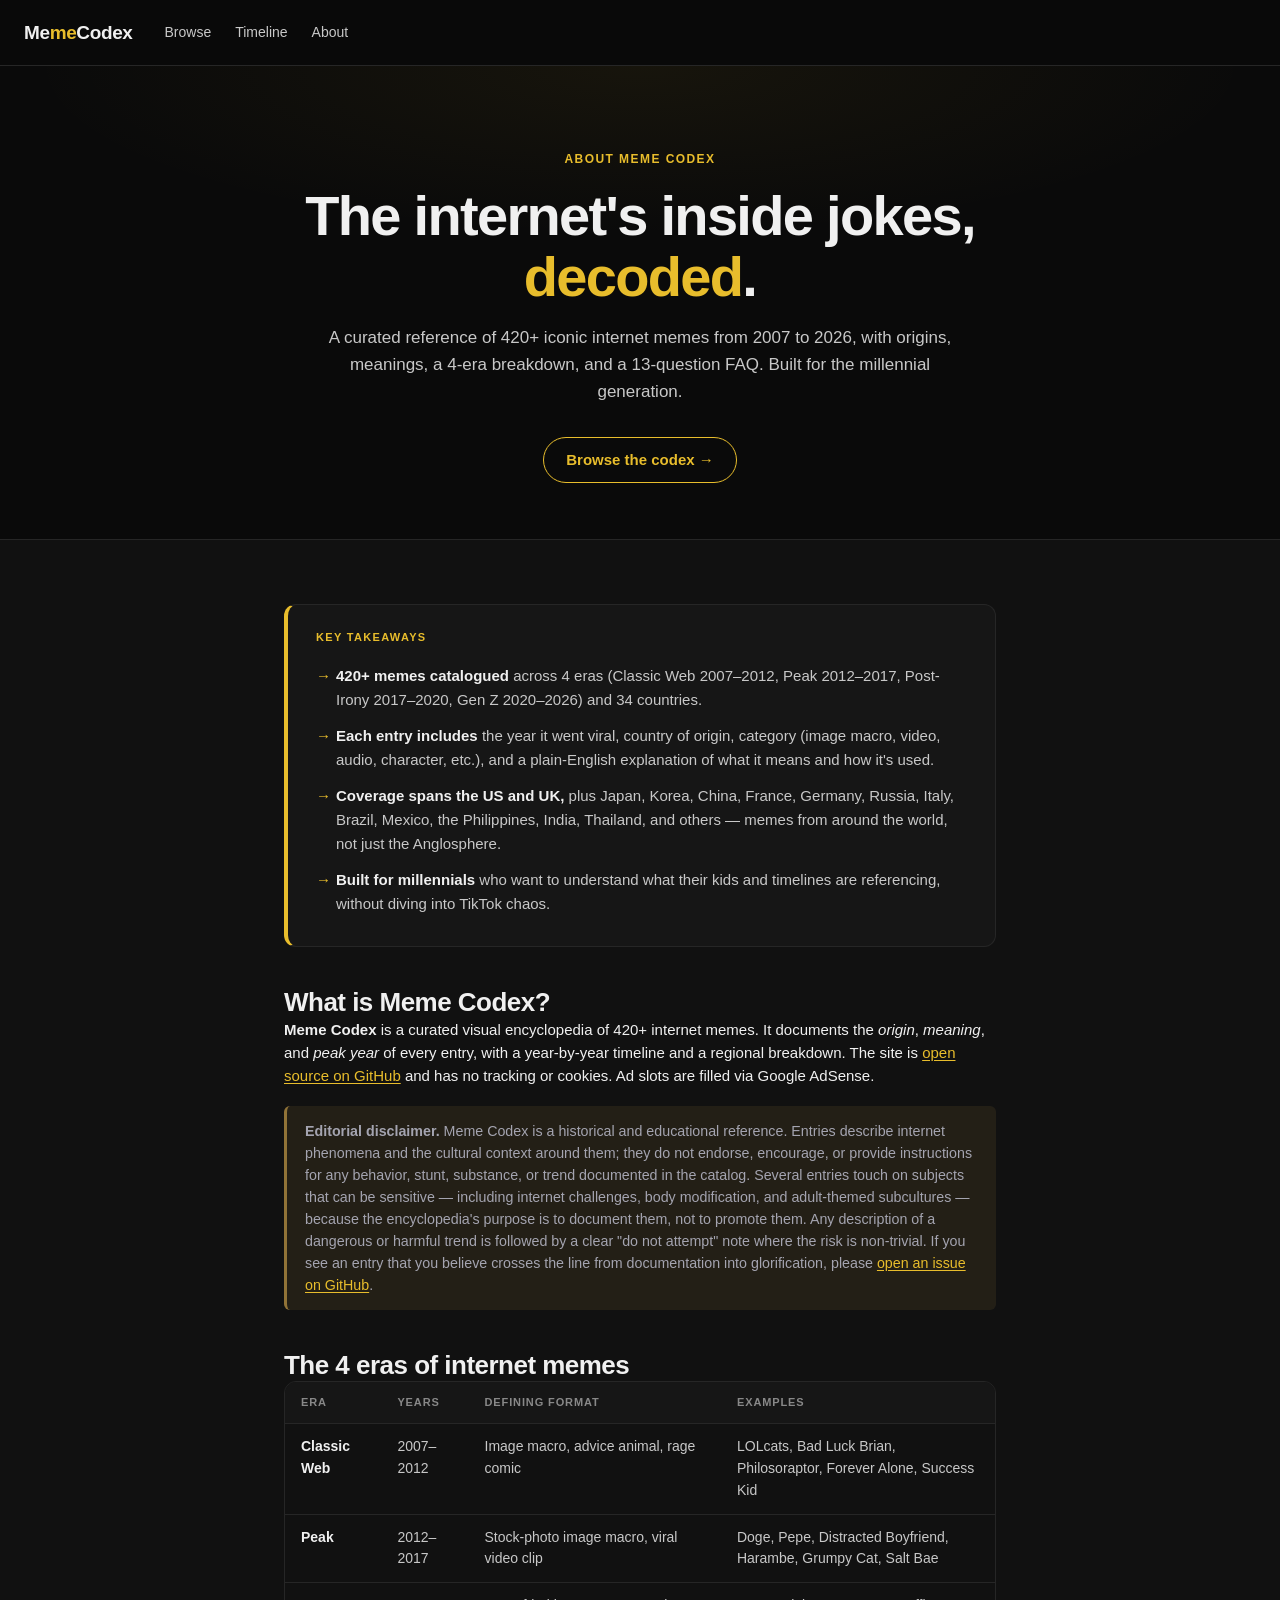
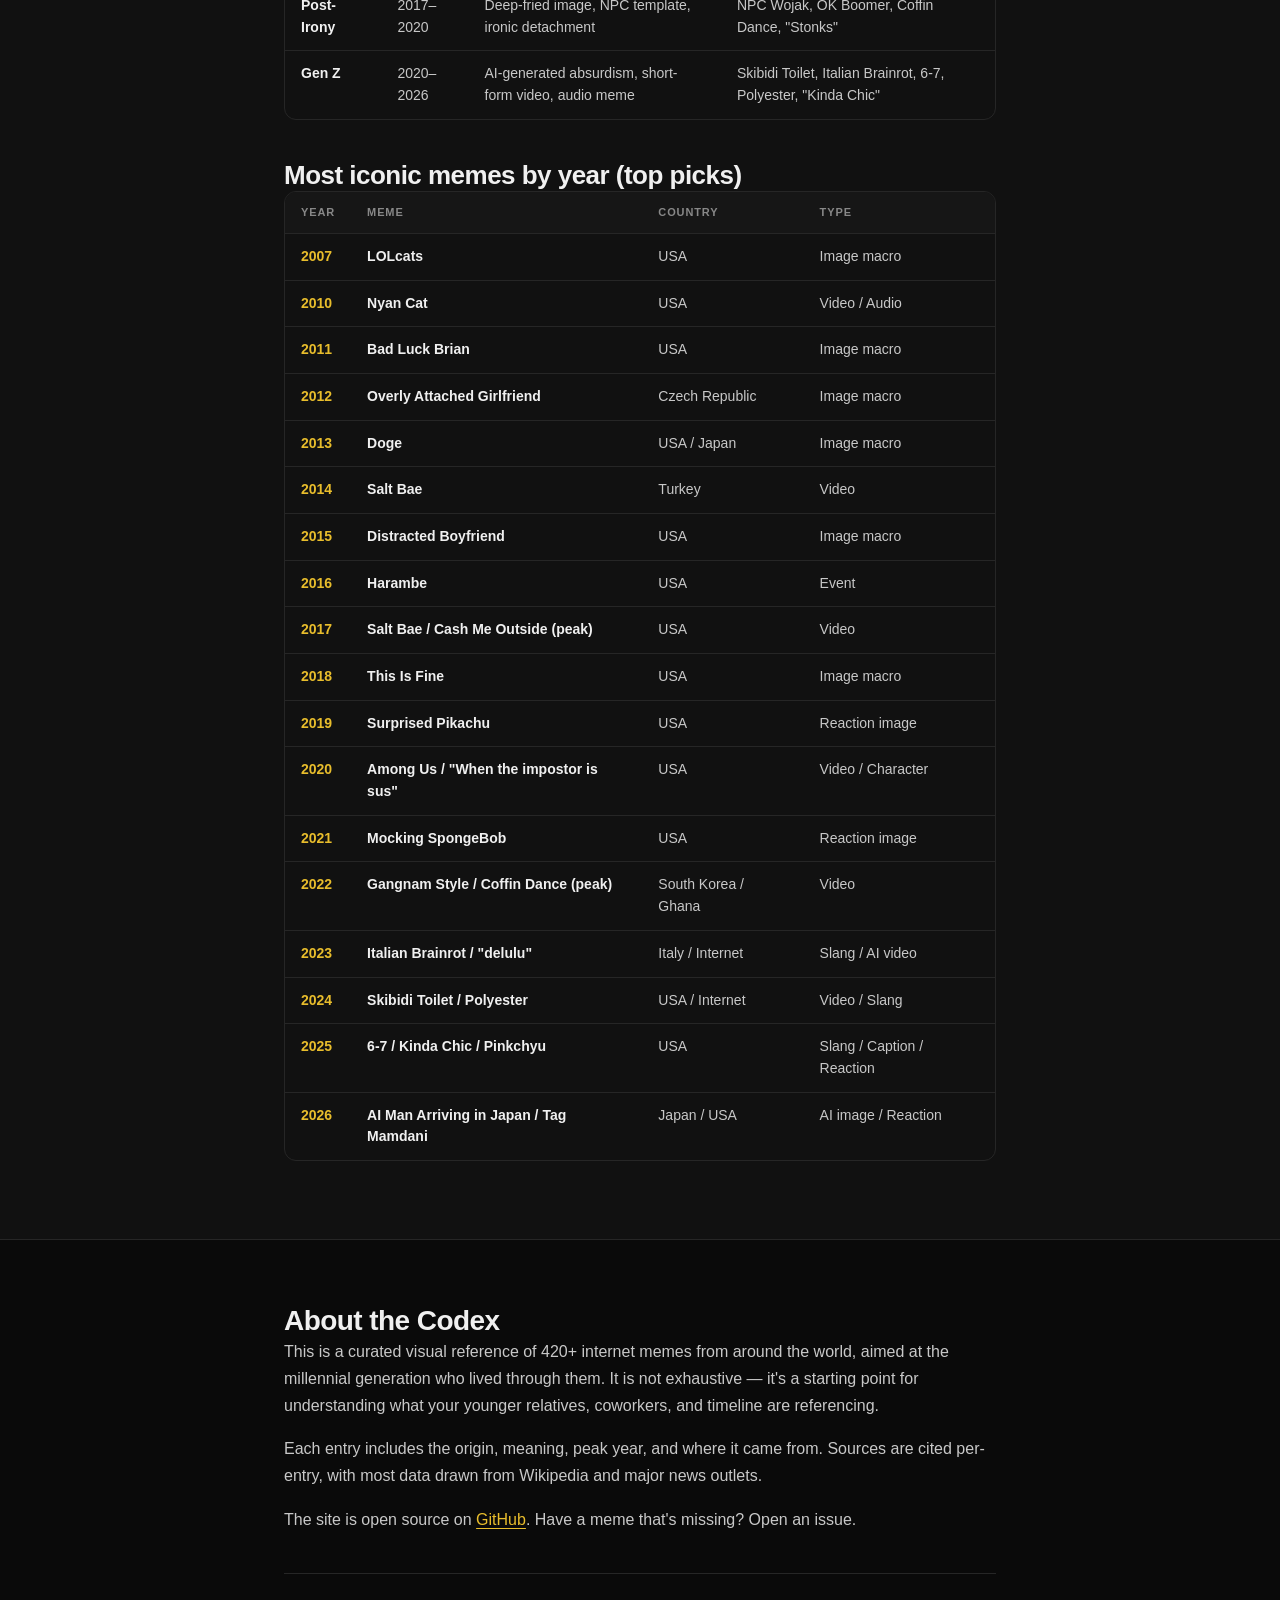
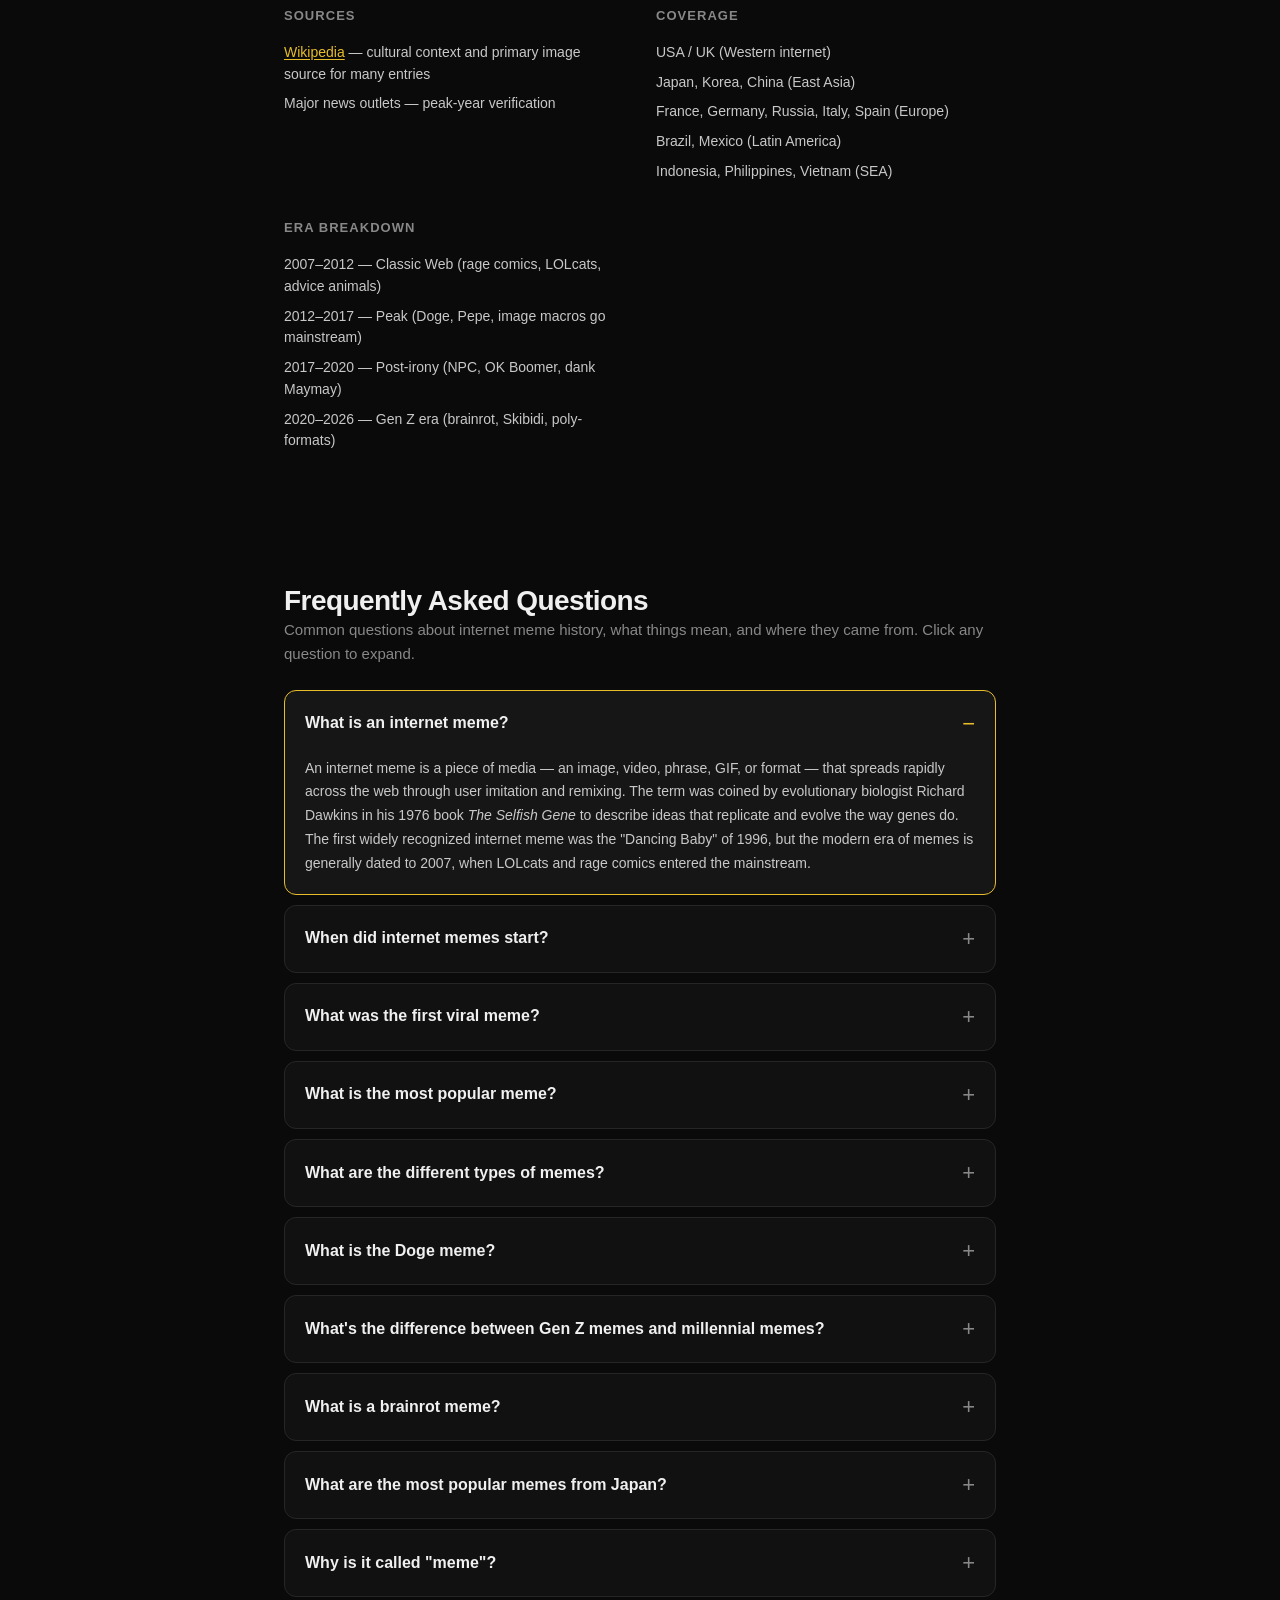
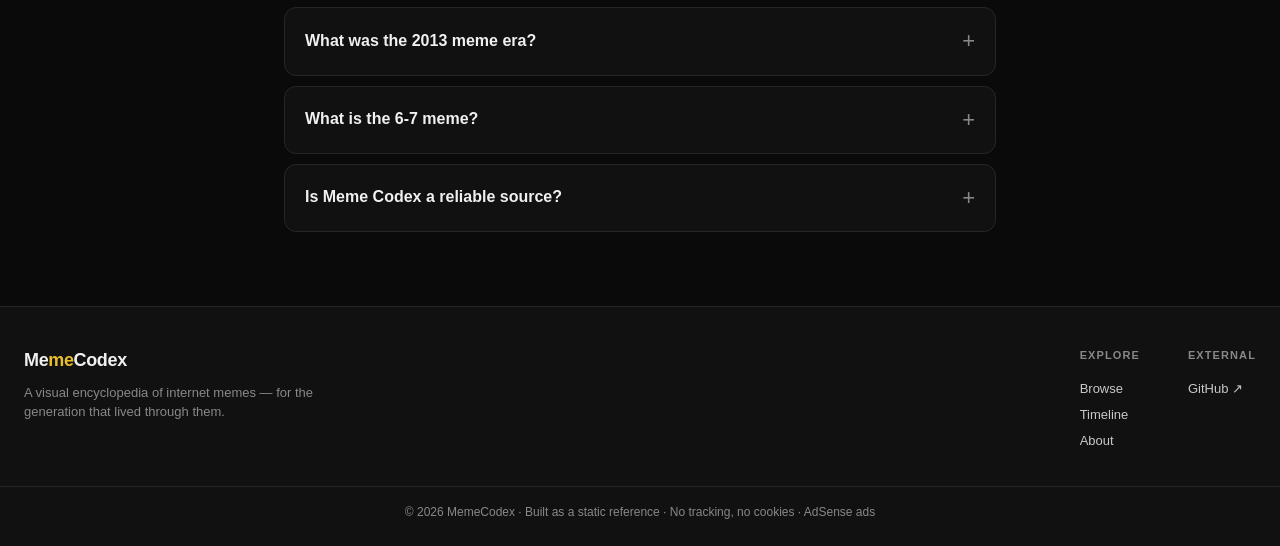
<file: about.html>
﻿<!DOCTYPE html>
<html lang="en">
<head>
  <meta charset="UTF-8">
  <meta name="viewport" content="width=device-width, initial-scale=1.0">
  <title>About Meme Codex — Internet Meme Encyclopedia, Sources, Coverage &amp; FAQ</title>
  <meta name="description" content="About Meme Codex: a curated reference of 420+ iconic internet memes from 2007 to 2026, with origins, meanings, a 4-era breakdown, year-by-year timeline, and a 13-question FAQ. Sources, coverage, and editorial process.">
  <meta name="keywords" content="meme encyclopedia, meme codex about, internet meme history, meme sources, meme coverage, list of memes, viral memes timeline">
  <meta name="author" content="Meme Codex">
  <meta name="robots" content="index, follow, max-image-preview:large">
  <meta name="google-adsense-account" content="ca-pub-7628709998264706">
  <link rel="canonical" href="https://getquickfire.com/about.html">
  <meta name="theme-color" content="#0a0a0a">

  <!-- Open Graph -->
  <meta property="og:type" content="article">
  <meta property="og:site_name" content="Meme Codex">
  <meta property="og:title" content="About Meme Codex — Internet Meme Encyclopedia">
  <meta property="og:description" content="420+ iconic internet memes from around the world, with origins, meanings, and a timeline from 2007 to 2026.">
  <meta property="og:url" content="https://getquickfire.com/about.html">
  <meta property="og:image" content="https://getquickfire.com/og-image.svg">

  <!-- Twitter Card -->
  <meta name="twitter:card" content="summary_large_image">
  <meta name="twitter:title" content="About Meme Codex — Internet Meme Encyclopedia">
  <meta name="twitter:description" content="420+ iconic internet memes, with origins, meanings, and a 4-era timeline. Sources, coverage, FAQ.">
  <meta name="twitter:image" content="https://getquickfire.com/og-image.svg">

  <!-- JSON-LD Schema: FAQPage -->
  <script type="application/ld+json">
  {
    "@context": "https://schema.org",
    "@type": "FAQPage",
    "mainEntity": [
      {
        "@type": "Question",
        "name": "What is an internet meme?",
        "acceptedAnswer": {
          "@type": "Answer",
          "text": "An internet meme is a piece of media — an image, video, phrase, GIF, or format — that spreads rapidly across the web through user imitation and remixing. The term was coined by evolutionary biologist Richard Dawkins in his 1976 book The Selfish Gene to describe ideas that replicate and evolve the way genes do. The first widely recognized internet meme was the 'Dancing Baby' of 1996, but the modern era of memes is generally dated to 2007, when LOLcats and rage comics entered the mainstream."
        }
      },
      {
        "@type": "Question",
        "name": "When did internet memes start?",
        "acceptedAnswer": {
          "@type": "Answer",
          "text": "Internet memes in their modern form date to 2007, when sites like 4chan, Something Awful, and early Reddit popularized image macros like LOLcats, advice animals, and rage comics. Earlier proto-memes include the 'Dancing Baby' (1996) and the Hampster Dance (1998). The cultural phenomenon grew steadily through the 2010s and exploded with the rise of TikTok in 2020."
        }
      },
      {
        "@type": "Question",
        "name": "What was the first viral meme?",
        "acceptedAnswer": {
          "@type": "Answer",
          "text": "The first widely recognized internet meme was the 'Dancing Baby' (also called 'Baby Cha-Cha'), a 3D-rendered animation of a diaper-clad infant that circulated via email in 1996. The first text-based image macro format to go mainstream was LOLcats in 2007, popularized by the blog I Can Has Cheezburger."
        }
      },
      {
        "@type": "Question",
        "name": "What is the most popular meme?",
        "acceptedAnswer": {
          "@type": "Answer",
          "text": "By most measures, the most popular meme of all time is the Doge meme — a Shiba Inu photo overlaid with Comic Sans words like 'wow', 'much', and 'very.' It originated on Tumblr in 2010, became mainstream in 2013, and by 2020 had generated billions of impressions. Other top contenders include Pepe the Frog, Distracted Boyfriend, and Rickroll."
        }
      },
      {
        "@type": "Question",
        "name": "What are the different types of memes?",
        "acceptedAnswer": {
          "@type": "Answer",
          "text": "Memes fall into roughly nine types: image macros (Doge, Distracted Boyfriend), reaction GIFs (used in chat to react), video formats (Harlem Shake, Coffin Dance), audio memes (Rickroll, sound bites), characters (Pepe, Grumpy Cat, Wojak), templates (Expanding Brain, Drake format), events (Harambe, left shark), copypasta (text-only), and slang (delulu, rizz, 6-7)."
        }
      },
      {
        "@type": "Question",
        "name": "What is the Doge meme?",
        "acceptedAnswer": {
          "@type": "Answer",
          "text": "Doge is a meme based on a 2010 photograph of a Shiba Inu dog named Kabosu, captioned with Comic Sans words in broken English like 'wow', 'much amaze', and 'very concern.' The format went viral on Tumblr and Reddit in 2013. In 2013, the Dogecoin cryptocurrency was launched as a parody using the same dog, which itself became a phenomenon."
        }
      },
      {
        "@type": "Question",
        "name": "What's the difference between Gen Z memes and millennial memes?",
        "acceptedAnswer": {
          "@type": "Answer",
          "text": "Millennial memes (2007-2017) typically relied on image macros with text overlays and clear punchlines, like Bad Luck Brian or First World Problems. Gen Z memes (2020-present) lean toward absurdist, self-referential, AI-generated, and audio-driven formats — Italian Brainrot, Skibidi Toilet, poly-formats, and slang like '6-7' and 'delulu'. Gen Z memes often work as in-group signals whose meaning is opaque to outsiders."
        }
      },
      {
        "@type": "Question",
        "name": "What is a brainrot meme?",
        "acceptedAnswer": {
          "@type": "Answer",
          "text": "Brainrot is a term from the 2020s describing memes that are deliberately nonsensical, surreal, or absurd — like watching content that 'rots your brain.' The genre includes Italian Brainrot (Tralalero Tralala, Bombardino Crocodilo, Ballerina Cappuccina), Skibidi Toilet, and AI-generated characters like Lupa Zalupa. Brainrot is the dominant Gen Z meme aesthetic of 2024-2026."
        }
      },
      {
        "@type": "Question",
        "name": "What are the most popular memes from Japan?",
        "acceptedAnswer": {
          "@type": "Answer",
          "text": "Major Japanese internet memes include the Yakuza Group Photo (a posed 'we just got out of a meeting' stock image used in 4chan edits), Vocaloid clips like Ievan Polkka and Bad Apple, the 'nani sore' / Japanese 'Why?' reaction, the kawaii metal aesthetic (Babymetal), the Nettaigyo / goldfish song, and the Iya sigh. Japan is also where 2ch (2channel) culture originated, which gave the world much of the early meme vocabulary."
        }
      },
      {
        "@type": "Question",
        "name": "Why is it called 'meme'?",
        "acceptedAnswer": {
          "@type": "Answer",
          "text": "The word 'meme' was coined by evolutionary biologist Richard Dawkins in his 1976 book The Selfish Gene. He coined it as a shortening of the Greek word 'mimeme' (meaning 'imitated thing') to describe cultural ideas that replicate and evolve the way genes do. The word was later applied to internet phenomena in the 1990s by Mike Godwin, and entered mainstream usage after 2007."
        }
      },
      {
        "@type": "Question",
        "name": "What was the 2013 meme era?",
        "acceptedAnswer": {
          "@type": "Answer",
          "text": "2013 was a peak year for internet memes, marking the explosion of the Doge meme, the first viral use of Harlem Shake, the rise of Grumpy Cat, and the introduction of Vine. The 'Peak' era (2012-2017) is generally considered the high-water mark of image-macro culture, before TikTok-era video and short-form audio memes took over."
        }
      },
      {
        "@type": "Question",
        "name": "What is the 6-7 meme?",
        "acceptedAnswer": {
          "@type": "Answer",
          "text": "6-7 (also written 'six seven') is a 2025 Gen Z meme that originated from the song 'Doot Doot (6 7)' by rapper Skrilla and was popularized by LaMelo Ball edits. The phrase has no literal meaning — it functions as a shibboleth or in-group signal, and was named by Cambridge Dictionary as one of 6,000 new words added in 2025."
        }
      }
    ]
  }
  </script>

  <link rel="icon" type="image/svg+xml" href="data:image/svg+xml;utf8,<svg xmlns='http://www.w3.org/2000/svg' viewBox='0 0 100 100'><rect width='100' height='100' fill='%230a0a0a'/><text x='50' y='65' font-size='60' text-anchor='middle' fill='%23E8BD2C' font-family='system-ui' font-weight='700'>M</text></svg>">
  <link rel="preconnect" href="https://i.kym-cdn.com" crossorigin>
  <link rel="preconnect" href="https://upload.wikimedia.org" crossorigin>
  <link rel="stylesheet" href="style.css">
</head>
<body>

<!-- ============ HEADER ============ -->
<header class="site-header">
  <div class="header-inner">
    <a href="index.html" class="logo" aria-label="Meme Codex home">
      <span>Me<span class="accent">me</span>Codex</span>
    </a>

    <nav class="primary-nav" aria-label="Primary">
      <a href="index.html#grid" class="nav-link">Browse</a>
      <a href="index.html#timeline" class="nav-link">Timeline</a>
      <a href="about.html" class="nav-link">About</a>
    </nav>

    <div class="header-search" style="visibility:hidden">
      <svg class="search-icon" viewBox="0 0 24 24" fill="none" stroke="currentColor" stroke-width="2" stroke-linecap="round" stroke-linejoin="round" aria-hidden="true">
        <circle cx="11" cy="11" r="8"></circle>
        <path d="m21 21-4.34-4.34"></path>
      </svg>
      <input type="search" placeholder="Search 420+ memes…" disabled aria-label="Search memes">
    </div>
  </div>
</header>

<!-- ============ PAGE HERO ============ -->
<section class="page-hero">
  <div class="section-inner narrow">
    <span class="eyebrow">About Meme Codex</span>
    <h1 class="page-title">The internet's inside jokes, <span class="accent">decoded</span>.</h1>
    <p class="page-sub">A curated reference of 420+ iconic internet memes from 2007 to 2026, with origins, meanings, a 4-era breakdown, and a 13-question FAQ. Built for the millennial generation.</p>
    <a href="index.html" class="page-cta">Browse the codex →</a>
  </div>
</section>

<!-- ============ TL;DR ============ -->
<section class="seo-intro">
  <div class="section-inner narrow">
    <div class="tldr-box" role="note" aria-label="Key takeaways">
      <span class="tldr-label">Key Takeaways</span>
      <ul class="tldr-list">
        <li><strong>420+ memes catalogued</strong> across 4 eras (Classic Web 2007–2012, Peak 2012–2017, Post-Irony 2017–2020, Gen Z 2020–2026) and 34 countries.</li>
        <li><strong>Each entry includes</strong> the year it went viral, country of origin, category (image macro, video, audio, character, etc.), and a plain-English explanation of what it means and how it's used.</li>
        <li><strong>Coverage spans the US and UK,</strong> plus Japan, Korea, China, France, Germany, Russia, Italy, Brazil, Mexico, the Philippines, India, Thailand, and others — memes from around the world, not just the Anglosphere.</li>
        <li><strong>Built for millennials</strong> who want to understand what their kids and timelines are referencing, without diving into TikTok chaos.</li>
      </ul>
    </div>

    <h2 class="seo-h2">What is Meme Codex?</h2>
    <p><strong>Meme Codex</strong> is a curated visual encyclopedia of 420+ internet memes. It documents the <em>origin</em>, <em>meaning</em>, and <em>peak year</em> of every entry, with a year-by-year timeline and a regional breakdown. The site is <a href="https://github.com/zuttohimadakara-art/meme-codex" target="_blank" rel="noopener">open source on GitHub</a> and has no tracking or cookies. Ad slots are filled via Google AdSense.</p>
    <p class="editorial-disclaimer"><strong>Editorial disclaimer.</strong> Meme Codex is a historical and educational reference. Entries describe internet phenomena and the cultural context around them; they do not endorse, encourage, or provide instructions for any behavior, stunt, substance, or trend documented in the catalog. Several entries touch on subjects that can be sensitive &mdash; including internet challenges, body modification, and adult-themed subcultures &mdash; because the encyclopedia's purpose is to document them, not to promote them. Any description of a dangerous or harmful trend is followed by a clear "do not attempt" note where the risk is non-trivial. If you see an entry that you believe crosses the line from documentation into glorification, please <a href="https://github.com/zuttohimadakara-art/meme-codex/issues" target="_blank" rel="noopener">open an issue on GitHub</a>.</p>

    <h2 class="seo-h2">The 4 eras of internet memes</h2>
    <div class="era-table-wrap">
    <table class="era-table">
      <thead>
        <tr><th>Era</th><th>Years</th><th>Defining format</th><th>Examples</th></tr>
      </thead>
      <tbody>
        <tr>
          <td><strong>Classic Web</strong></td>
          <td>2007–2012</td>
          <td>Image macro, advice animal, rage comic</td>
          <td>LOLcats, Bad Luck Brian, Philosoraptor, Forever Alone, Success Kid</td>
        </tr>
        <tr>
          <td><strong>Peak</strong></td>
          <td>2012–2017</td>
          <td>Stock-photo image macro, viral video clip</td>
          <td>Doge, Pepe, Distracted Boyfriend, Harambe, Grumpy Cat, Salt Bae</td>
        </tr>
        <tr>
          <td><strong>Post-Irony</strong></td>
          <td>2017–2020</td>
          <td>Deep-fried image, NPC template, ironic detachment</td>
          <td>NPC Wojak, OK Boomer, Coffin Dance, "Stonks"</td>
        </tr>
        <tr>
          <td><strong>Gen Z</strong></td>
          <td>2020–2026</td>
          <td>AI-generated absurdism, short-form video, audio meme</td>
          <td>Skibidi Toilet, Italian Brainrot, 6-7, Polyester, "Kinda Chic"</td>
        </tr>
      </tbody>
    </table>
    </div>

    <h2 class="seo-h2">Most iconic memes by year (top picks)</h2>
    <div class="year-table-wrap">
    <table class="year-table">
      <thead>
        <tr><th>Year</th><th>Meme</th><th>Country</th><th>Type</th></tr>
      </thead>
      <tbody>
        <tr><td>2007</td><td>LOLcats</td><td>USA</td><td>Image macro</td></tr>
        <tr><td>2010</td><td>Nyan Cat</td><td>USA</td><td>Video / Audio</td></tr>
        <tr><td>2011</td><td>Bad Luck Brian</td><td>USA</td><td>Image macro</td></tr>
        <tr><td>2012</td><td>Overly Attached Girlfriend</td><td>Czech Republic</td><td>Image macro</td></tr>
        <tr><td>2013</td><td>Doge</td><td>USA / Japan</td><td>Image macro</td></tr>
        <tr><td>2014</td><td>Salt Bae</td><td>Turkey</td><td>Video</td></tr>
        <tr><td>2015</td><td>Distracted Boyfriend</td><td>USA</td><td>Image macro</td></tr>
        <tr><td>2016</td><td>Harambe</td><td>USA</td><td>Event</td></tr>
        <tr><td>2017</td><td>Salt Bae / Cash Me Outside (peak)</td><td>USA</td><td>Video</td></tr>
        <tr><td>2018</td><td>This Is Fine</td><td>USA</td><td>Image macro</td></tr>
        <tr><td>2019</td><td>Surprised Pikachu</td><td>USA</td><td>Reaction image</td></tr>
        <tr><td>2020</td><td>Among Us / "When the impostor is sus"</td><td>USA</td><td>Video / Character</td></tr>
        <tr><td>2021</td><td>Mocking SpongeBob</td><td>USA</td><td>Reaction image</td></tr>
        <tr><td>2022</td><td>Gangnam Style / Coffin Dance (peak)</td><td>South Korea / Ghana</td><td>Video</td></tr>
        <tr><td>2023</td><td>Italian Brainrot / "delulu"</td><td>Italy / Internet</td><td>Slang / AI video</td></tr>
        <tr><td>2024</td><td>Skibidi Toilet / Polyester</td><td>USA / Internet</td><td>Video / Slang</td></tr>
        <tr><td>2025</td><td>6-7 / Kinda Chic / Pinkchyu</td><td>USA</td><td>Slang / Caption / Reaction</td></tr>
        <tr><td>2026</td><td>AI Man Arriving in Japan / Tag Mamdani</td><td>Japan / USA</td><td>AI image / Reaction</td></tr>
      </tbody>
    </table>
    </div>
  </div>
</section>

<!-- ============ ABOUT THE CODEX ============ -->
<section class="about-section" id="about">
  <div class="section-inner narrow">
    <h2 class="section-title">About the Codex</h2>
    <p>This is a curated visual reference of 420+ internet memes from around the world, aimed at the millennial generation who lived through them. It is not exhaustive — it's a starting point for understanding what your younger relatives, coworkers, and timeline are referencing.</p>
    <p>Each entry includes the origin, meaning, peak year, and where it came from. Sources are cited per-entry, with most data drawn from Wikipedia and major news outlets.</p>
    <p>The site is open source on <a href="https://github.com/zuttohimadakara-art/meme-codex" target="_blank" rel="noopener">GitHub</a>. Have a meme that's missing? Open an issue.</p>

    <div class="about-credits">
      <div class="credit-block">
        <h3>Sources</h3>
        <ul>
          <li><a href="https://en.wikipedia.org" target="_blank" rel="noopener">Wikipedia</a> — cultural context and primary image source for many entries</li>
          <li>Major news outlets — peak-year verification</li>
        </ul>
      </div>
      <div class="credit-block">
        <h3>Coverage</h3>
        <ul>
          <li>USA / UK (Western internet)</li>
          <li>Japan, Korea, China (East Asia)</li>
          <li>France, Germany, Russia, Italy, Spain (Europe)</li>
          <li>Brazil, Mexico (Latin America)</li>
          <li>Indonesia, Philippines, Vietnam (SEA)</li>
        </ul>
      </div>
      <div class="credit-block">
        <h3>Era breakdown</h3>
        <ul>
          <li>2007–2012 — Classic Web (rage comics, LOLcats, advice animals)</li>
          <li>2012–2017 — Peak (Doge, Pepe, image macros go mainstream)</li>
          <li>2017–2020 — Post-irony (NPC, OK Boomer, dank Maymay)</li>
          <li>2020–2026 — Gen Z era (brainrot, Skibidi, poly-formats)</li>
        </ul>
      </div>
    </div>
  </div>
</section>

<!-- ============ FAQ (visible) ============ -->
<section class="faq-section" id="faq" aria-labelledby="faqTitle">
  <div class="section-inner narrow">
    <h2 class="section-title" id="faqTitle">Frequently Asked Questions</h2>
    <p class="faq-intro">Common questions about internet meme history, what things mean, and where they came from. Click any question to expand.</p>

    <details class="faq-item" open>
      <summary>What is an internet meme?</summary>
      <p>An internet meme is a piece of media — an image, video, phrase, GIF, or format — that spreads rapidly across the web through user imitation and remixing. The term was coined by evolutionary biologist Richard Dawkins in his 1976 book <em>The Selfish Gene</em> to describe ideas that replicate and evolve the way genes do. The first widely recognized internet meme was the "Dancing Baby" of 1996, but the modern era of memes is generally dated to 2007, when LOLcats and rage comics entered the mainstream.</p>
    </details>

    <details class="faq-item">
      <summary>When did internet memes start?</summary>
      <p>Internet memes in their modern form date to 2007, when sites like 4chan, Something Awful, and early Reddit popularized image macros like LOLcats, advice animals, and rage comics. Earlier proto-memes include the "Dancing Baby" (1996) and the Hampster Dance (1998). The cultural phenomenon grew steadily through the 2010s and exploded with the rise of TikTok in 2020.</p>
    </details>

    <details class="faq-item">
      <summary>What was the first viral meme?</summary>
      <p>The first widely recognized internet meme was the "Dancing Baby" (also called "Baby Cha-Cha"), a 3D-rendered animation of a diaper-clad infant that circulated via email in 1996. The first text-based image macro format to go mainstream was LOLcats in 2007, popularized by the blog I Can Has Cheezburger.</p>
    </details>

    <details class="faq-item">
      <summary>What is the most popular meme?</summary>
      <p>By most measures, the most popular meme of all time is the Doge meme — a Shiba Inu photo overlaid with Comic Sans words like "wow", "much", and "very." It originated on Tumblr in 2010, became mainstream in 2013, and by 2020 had generated billions of impressions. Other top contenders include Pepe the Frog, Distracted Boyfriend, and Rickroll.</p>
    </details>

    <details class="faq-item">
      <summary>What are the different types of memes?</summary>
      <p>Memes fall into roughly nine types: <strong>image macros</strong> (Doge, Distracted Boyfriend), <strong>reaction GIFs</strong> (used in chat to react), <strong>video formats</strong> (Harlem Shake, Coffin Dance), <strong>audio memes</strong> (Rickroll, sound bites), <strong>characters</strong> (Pepe, Grumpy Cat, Wojak), <strong>templates</strong> (Expanding Brain, Drake format), <strong>events</strong> (Harambe, left shark), <strong>copypasta</strong> (text-only), and <strong>slang</strong> (delulu, rizz, 6-7).</p>
    </details>

    <details class="faq-item">
      <summary>What is the Doge meme?</summary>
      <p>Doge is a meme based on a 2010 photograph of a Shiba Inu dog named Kabosu, captioned with Comic Sans words in broken English like "wow", "much amaze", and "very concern." The format went viral on Tumblr and Reddit in 2013. In 2013, the Dogecoin cryptocurrency was launched as a parody using the same dog, which itself became a phenomenon.</p>
    </details>

    <details class="faq-item">
      <summary>What's the difference between Gen Z memes and millennial memes?</summary>
      <p>Millennial memes (2007–2017) typically relied on image macros with text overlays and clear punchlines, like Bad Luck Brian or First World Problems. Gen Z memes (2020–present) lean toward absurdist, self-referential, AI-generated, and audio-driven formats — Italian Brainrot, Skibidi Toilet, poly-formats, and slang like "6-7" and "delulu". Gen Z memes often work as in-group signals whose meaning is opaque to outsiders.</p>
    </details>

    <details class="faq-item">
      <summary>What is a brainrot meme?</summary>
      <p>Brainrot is a term from the 2020s describing memes that are deliberately nonsensical, surreal, or absurd — like watching content that "rots your brain." The genre includes Italian Brainrot (Tralalero Tralala, Bombardino Crocodilo, Ballerina Cappuccina), Skibidi Toilet, and AI-generated characters like Lupa Zalupa. Brainrot is the dominant Gen Z meme aesthetic of 2024–2026.</p>
    </details>

    <details class="faq-item">
      <summary>What are the most popular memes from Japan?</summary>
      <p>Major Japanese internet memes include the <strong>Yakuza Group Photo</strong> (a posed "we just got out of a meeting" stock image used in 4chan edits), Vocaloid clips like <em>Ievan Polkka</em> and <em>Bad Apple</em>, the "nani sore" / Japanese "Why?" reaction, the kawaii metal aesthetic (Babymetal), the Nettaigyo / goldfish song, and the Iya sigh. Japan is also where 2ch (2channel) culture originated, which gave the world much of the early meme vocabulary.</p>
    </details>

    <details class="faq-item">
      <summary>Why is it called "meme"?</summary>
      <p>The word "meme" was coined by evolutionary biologist Richard Dawkins in his 1976 book <em>The Selfish Gene</em>. He coined it as a shortening of the Greek word "mimeme" (meaning "imitated thing") to describe cultural ideas that replicate and evolve the way genes do. The word was later applied to internet phenomena in the 1990s by Mike Godwin, and entered mainstream usage after 2007.</p>
    </details>

    <details class="faq-item">
      <summary>What was the 2013 meme era?</summary>
      <p>2013 was a peak year for internet memes, marking the explosion of the Doge meme, the first viral use of Harlem Shake, the rise of Grumpy Cat, and the introduction of Vine. The "Peak" era (2012–2017) is generally considered the high-water mark of image-macro culture, before TikTok-era video and short-form audio memes took over.</p>
    </details>

    <details class="faq-item">
      <summary>What is the 6-7 meme?</summary>
      <p>6-7 (also written "six seven") is a 2025 Gen Z meme that originated from the song "Doot Doot (6 7)" by rapper Skrilla and was popularized by LaMelo Ball edits. The phrase has no literal meaning — it functions as a shibboleth or in-group signal, and was named by Cambridge Dictionary as one of 6,000 new words added in 2025.</p>
    </details>

    <details class="faq-item">
      <summary>Is Meme Codex a reliable source?</summary>
      <p>All entries on Meme Codex cite Wikipedia as the primary source for image URLs, origin dates, and core facts. Coverage is curated for millennial audiences, with international memes (Japan, Korea, China, France, Germany, Russia, Latin America) added in addition to the standard US/UK canon. The site is open source on GitHub and accepts contributions.</p>
    </details>
  </div>
</section>

<!-- ============ FOOTER ============ -->
<footer class="site-footer">
  <div class="footer-inner">
    <div class="footer-brand">
      <div class="logo">Me<span class="accent">me</span>Codex</div>
      <p>A visual encyclopedia of internet memes — for the generation that lived through them.</p>
    </div>
    <div class="footer-cols">
      <div>
        <h4>Explore</h4>
        <ul>
          <li><a href="index.html#grid">Browse</a></li>
          <li><a href="index.html#timeline">Timeline</a></li>
          <li><a href="about.html">About</a></li>
        </ul>
      </div>
      <div>
        <h4>External</h4>
        <ul>
          <li><a href="https://github.com/zuttohimadakara-art/meme-codex" target="_blank" rel="noopener">GitHub ↗</a></li>
        </ul>
      </div>
    </div>
  </div>
  <div class="footer-base">
    <span>© 2026 MemeCodex · Built as a static reference · No tracking, no cookies · AdSense ads</span>
  </div>
</footer>

</body>
</html>
</file>
<file: style.css>
﻿/* ============================================================
   Meme Codex â€” Visual Encyclopedia
   Aesthetic: dark + yellow accent, inspired by StillsLab.
   Audience: millennials. Plain reading. No chaos.
   ============================================================ */

:root {
  --bg: #0a0a0a;
  --bg-1: #111111;
  --bg-2: #161616;
  --bg-3: #1c1c1c;
  --bg-hover: #222222;
  --border: #262626;
  --border-2: #2e2e2e;
  --border-strong: #3a3a3a;
  --fg: #f0f0f0;
  --fg-1: #c8c8c8;
  --fg-2: #888888;
  --fg-3: #5a5a5a;
  --accent: #E8BD2C;
  --accent-dim: #b89522;
  --accent-soft: rgba(232, 189, 44, 0.12);
  --red: #ef4444;
  --green: #22c55e;
  --shadow-lg: 0 12px 40px rgba(0, 0, 0, 0.6);
  --shadow-md: 0 4px 16px rgba(0, 0, 0, 0.4);
  --radius: 12px;
  --radius-sm: 8px;
  --max-w: 1400px;
  --ease: cubic-bezier(0.4, 0, 0.2, 1);
}

* { box-sizing: border-box; margin: 0; padding: 0; }

html { scroll-behavior: smooth; }

body {
  background: var(--bg);
  color: var(--fg);
  font-family: -apple-system, BlinkMacSystemFont, 'Segoe UI', 'Inter', 'Helvetica Neue', Arial, sans-serif;
  font-size: 15px;
  line-height: 1.55;
  -webkit-font-smoothing: antialiased;
  -moz-osx-font-smoothing: grayscale;
  min-height: 100vh;
  overflow-x: hidden;
}

a { color: inherit; text-decoration: none; transition: color 0.15s var(--ease); }
a:hover { color: var(--accent); }
button { font: inherit; cursor: pointer; border: 0; background: transparent; color: inherit; }
img { max-width: 100%; display: block; }

::selection { background: var(--accent); color: #000; }

.accent { color: var(--accent); }

/* ============================================================
   Header
   ============================================================ */
.site-header {
  position: sticky;
  top: 0;
  z-index: 100;
  background: rgba(10, 10, 10, 0.85);
  backdrop-filter: blur(12px);
  -webkit-backdrop-filter: blur(12px);
  border-bottom: 1px solid var(--border);
}

.header-inner {
  max-width: var(--max-w);
  margin: 0 auto;
  padding: 14px 24px;
  display: grid;
  grid-template-columns: auto auto 1fr;
  align-items: center;
  gap: 32px;
}

.logo {
  font-size: 19px;
  font-weight: 800;
  letter-spacing: -0.02em;
  white-space: nowrap;
}

.logo .accent { color: var(--accent); }

.primary-nav {
  display: flex;
  gap: 24px;
  align-items: center;
}

.nav-link {
  font-size: 14px;
  color: var(--fg-1);
  font-weight: 500;
  padding: 6px 0;
  position: relative;
}

.nav-link:hover { color: var(--fg); }

.header-search {
  position: relative;
  max-width: 360px;
  width: 100%;
  justify-self: end;
  display: flex;
  align-items: center;
  gap: 8px;
  background: var(--bg-1);
  border: 1px solid var(--border);
  border-radius: 999px;
  padding: 8px 16px;
  transition: border-color 0.15s var(--ease);
}

.header-search:focus-within {
  border-color: var(--accent);
}

.search-icon {
  width: 16px;
  height: 16px;
  color: var(--fg-2);
  flex-shrink: 0;
}

#searchInput {
  flex: 1;
  background: transparent;
  border: 0;
  outline: 0;
  color: var(--fg);
  font-size: 14px;
  min-width: 0;
}

#searchInput::placeholder { color: var(--fg-3); }

@media (max-width: 768px) {
  .header-inner {
    grid-template-columns: auto 1fr;
    grid-template-rows: auto auto;
    gap: 12px;
    padding: 12px 16px;
  }
  .primary-nav {
    grid-column: 1 / -1;
    grid-row: 2;
    gap: 16px;
    overflow-x: auto;
  }
  .header-search {
    grid-column: 2;
    grid-row: 1;
    max-width: 100%;
  }
  .nav-link { font-size: 13px; }
}

/* ============================================================
   Hero
   ============================================================ */
.hero {
  border-bottom: 1px solid var(--border);
  padding: 80px 24px 60px;
  background:
    radial-gradient(ellipse 80% 60% at 50% 0%, rgba(232, 189, 44, 0.06) 0%, transparent 60%),
    var(--bg);
}

.hero-inner {
  max-width: var(--max-w);
  margin: 0 auto;
  text-align: center;
}

.eyebrow {
  display: inline-block;
  font-size: 12px;
  font-weight: 600;
  letter-spacing: 0.12em;
  text-transform: uppercase;
  color: var(--accent);
  margin-bottom: 16px;
}

.hero-title {
  font-size: clamp(36px, 6vw, 64px);
  font-weight: 800;
  letter-spacing: -0.03em;
  line-height: 1.05;
  margin-bottom: 20px;
}

.hero-sub {
  max-width: 640px;
  margin: 0 auto 40px;
  font-size: 17px;
  color: var(--fg-1);
  line-height: 1.6;
}

.hero-stats {
  display: flex;
  gap: 48px;
  justify-content: center;
  flex-wrap: wrap;
}

.stat {
  display: flex;
  flex-direction: column;
  align-items: center;
  gap: 4px;
}

.stat-num {
  font-size: 28px;
  font-weight: 700;
  color: var(--fg);
  letter-spacing: -0.02em;
}

.stat-label {
  font-size: 12px;
  text-transform: uppercase;
  letter-spacing: 0.1em;
  color: var(--fg-2);
}

@media (max-width: 600px) {
  .hero { padding: 48px 16px 40px; }
  .hero-stats { gap: 24px; }
  .stat-num { font-size: 22px; }
}

/* ============================================================
   Section heads
   ============================================================ */
.section-inner {
  max-width: var(--max-w);
  margin: 0 auto;
  padding: 0 24px;
}

.section-inner.narrow {
  max-width: 760px;
}

.section-head {
  display: flex;
  align-items: baseline;
  gap: 16px;
  justify-content: space-between;
  flex-wrap: wrap;
  margin-bottom: 24px;
}

.section-title {
  font-size: clamp(22px, 3vw, 28px);
  font-weight: 700;
  letter-spacing: -0.02em;
  line-height: 1.2;
}

.section-sub {
  font-size: 13px;
  color: var(--fg-2);
  text-transform: uppercase;
  letter-spacing: 0.08em;
}

/* ============================================================
   Featured
   ============================================================ */
.featured-section {
  padding: 56px 0;
  border-bottom: 1px solid var(--border);
}

.featured-grid {
  display: grid;
  grid-template-columns: repeat(auto-fill, minmax(280px, 1fr));
  gap: 16px;
}

.featured-card {
  position: relative;
  aspect-ratio: 16 / 9;
  border-radius: var(--radius);
  overflow: hidden;
  background: var(--bg-1);
  border: 1px solid var(--border);
  transition: transform 0.3s var(--ease), border-color 0.2s var(--ease);
  cursor: pointer;
}

.featured-card:hover {
  transform: translateY(-2px);
  border-color: var(--accent);
}

.featured-card img {
  width: 100%;
  height: 100%;
  object-fit: cover;
  background: linear-gradient(135deg, var(--bg-2), var(--bg-3));
}

.featured-card .gradient {
  position: absolute;
  inset: 0;
  background: linear-gradient(to top, rgba(0,0,0,0.85) 0%, rgba(0,0,0,0.1) 60%, transparent 100%);
  pointer-events: none;
}

.featured-card .info {
  position: absolute;
  left: 0;
  right: 0;
  bottom: 0;
  padding: 20px;
  z-index: 1;
}

.featured-card .info h3 {
  font-size: 18px;
  font-weight: 700;
  margin-bottom: 4px;
  letter-spacing: -0.01em;
}

.featured-card .info p {
  font-size: 12px;
  color: var(--fg-1);
}

.featured-card .badge {
  position: absolute;
  top: 12px;
  left: 12px;
  background: var(--accent);
  color: #000;
  font-size: 10px;
  font-weight: 700;
  text-transform: uppercase;
  letter-spacing: 0.08em;
  padding: 4px 8px;
  border-radius: 4px;
  z-index: 2;
}

/* ============================================================
   Filter bar
   ============================================================ */
.filter-bar {
  position: sticky;
  top: 57px;
  z-index: 50;
  background: rgba(10, 10, 10, 0.95);
  backdrop-filter: blur(12px);
  -webkit-backdrop-filter: blur(12px);
  border-bottom: 1px solid var(--border);
  padding: 16px 0;
}

.filter-row {
  display: flex;
  align-items: center;
  justify-content: space-between;
  gap: 12px;
  margin-bottom: 16px;
}

.filter-row .section-title {
  font-size: 20px;
}

.result-count {
  font-size: 13px;
  color: var(--fg-2);
  font-variant-numeric: tabular-nums;
}

.result-count span {
  color: var(--fg);
  font-weight: 600;
}

.filter-group {
  display: flex;
  align-items: center;
  gap: 8px;
  margin-bottom: 10px;
  flex-wrap: wrap;
}

.filter-group:last-child { margin-bottom: 0; }

.filter-label {
  font-size: 11px;
  text-transform: uppercase;
  letter-spacing: 0.1em;
  color: var(--fg-2);
  font-weight: 600;
  min-width: 56px;
  flex-shrink: 0;
}

.chip {
  font-size: 12px;
  padding: 5px 12px;
  border-radius: 999px;
  background: var(--bg-2);
  color: var(--fg-1);
  border: 1px solid var(--border);
  transition: all 0.15s var(--ease);
  white-space: nowrap;
  font-weight: 500;
}

.chip:hover {
  background: var(--bg-3);
  border-color: var(--border-2);
  color: var(--fg);
}

.chip.active {
  background: var(--accent);
  color: #000;
  border-color: var(--accent);
  font-weight: 600;
}

@media (max-width: 768px) {
  .filter-bar { top: 100px; padding: 12px 0; }
  .filter-group {
    overflow-x: auto;
    flex-wrap: nowrap;
    padding-bottom: 4px;
  }
  .filter-label { display: none; }
}

/* ============================================================
   Grid
   ============================================================ */
.grid-section {
  padding: 32px 0 80px;
}

.meme-grid {
  display: grid;
  grid-template-columns: repeat(auto-fill, minmax(220px, 1fr));
  gap: 16px;
}

.meme-card {
  display: flex;
  flex-direction: column;
  gap: 10px;
  cursor: pointer;
  transition: transform 0.25s var(--ease);
}

.meme-card:hover {
  transform: translateY(-3px);
}

.meme-thumb {
  position: relative;
  aspect-ratio: 1 / 1;
  border-radius: var(--radius);
  overflow: hidden;
  background: var(--bg-1);
  border: 1px solid var(--border);
  transition: border-color 0.2s var(--ease);
}

.meme-card:hover .meme-thumb {
  border-color: var(--accent);
}

.meme-thumb img {
  width: 100%;
  height: 100%;
  object-fit: cover;
  background: linear-gradient(135deg, var(--bg-2), var(--bg-3));
}

.meme-thumb .year-badge {
  position: absolute;
  top: 8px;
  left: 8px;
  background: rgba(0, 0, 0, 0.78);
  backdrop-filter: blur(6px);
  -webkit-backdrop-filter: blur(6px);
  color: var(--fg);
  font-size: 11px;
  font-weight: 600;
  padding: 3px 7px;
  border-radius: 4px;
  font-variant-numeric: tabular-nums;
  z-index: 2;
}

.meme-thumb .type-tag {
  position: absolute;
  top: 8px;
  right: 8px;
  background: rgba(232, 189, 44, 0.9);
  color: #000;
  font-size: 10px;
  font-weight: 700;
  padding: 3px 7px;
  border-radius: 4px;
  text-transform: uppercase;
  letter-spacing: 0.04em;
  opacity: 0;
  transform: translateY(-4px);
  transition: all 0.2s var(--ease);
  z-index: 2;
}

.meme-card:hover .type-tag {
  opacity: 1;
  transform: translateY(0);
}

.meme-meta {
  padding: 0 2px;
  display: flex;
  flex-direction: column;
  gap: 2px;
}

.meme-name {
  font-size: 14px;
  font-weight: 600;
  line-height: 1.3;
  letter-spacing: -0.01em;
  color: var(--fg);
}

.meme-card:hover .meme-name { color: var(--accent); }

.meme-sub {
  font-size: 12px;
  color: var(--fg-2);
  line-height: 1.4;
  display: -webkit-box;
  -webkit-line-clamp: 2;
  line-clamp: 2;
  -webkit-box-orient: vertical;
  overflow: hidden;
}

/* ============================================================
   Empty state
   ============================================================ */
.empty-state {
  padding: 80px 24px;
  text-align: center;
}

.empty-title {
  font-size: 18px;
  font-weight: 600;
  margin-bottom: 8px;
}

.empty-sub {
  font-size: 14px;
  color: var(--fg-2);
}

.link-btn {
  color: var(--accent);
  text-decoration: underline;
  text-underline-offset: 2px;
}

/* ============================================================
   Timeline
   ============================================================ */
.timeline-section {
  padding: 64px 0;
  border-top: 1px solid var(--border);
  border-bottom: 1px solid var(--border);
  background: var(--bg-1);
}

.timeline {
  position: relative;
  display: grid;
  grid-template-columns: repeat(20, 1fr);
  gap: 4px;
  height: 200px;
  padding: 30px 0 30px;
  align-items: end;
}

.timeline-bar {
  position: relative;
  background: var(--bg-3);
  border-radius: 4px 4px 0 0;
  min-height: 4px;
  cursor: pointer;
  transition: background 0.2s var(--ease);
  display: flex;
  flex-direction: column;
  justify-content: flex-end;
  align-items: center;
}

.timeline-bar:hover {
  background: var(--accent);
}

.timeline-bar .year-label {
  position: absolute;
  top: -22px;
  font-size: 11px;
  color: var(--fg-2);
  font-weight: 600;
  font-variant-numeric: tabular-nums;
}

.timeline-bar:hover .year-label { color: var(--accent); }

.timeline-bar .count {
  position: absolute;
  bottom: -22px;
  font-size: 11px;
  color: var(--fg-2);
  font-weight: 700;
}

.timeline-bar:hover .count { color: var(--accent); }

@media (max-width: 768px) {
  .timeline {
    grid-template-columns: repeat(20, 1fr);
    overflow-x: auto;
  }
}

/* ============================================================
   About
   ============================================================ */
.about-section {
  padding: 64px 0;
}

.about-section p {
  font-size: 16px;
  line-height: 1.7;
  color: var(--fg-1);
  margin-bottom: 16px;
}

.about-section p a {
  color: var(--accent);
  text-decoration: underline;
  text-underline-offset: 3px;
}

.about-credits {
  display: grid;
  grid-template-columns: repeat(auto-fit, minmax(220px, 1fr));
  gap: 32px;
  margin-top: 40px;
  padding-top: 32px;
  border-top: 1px solid var(--border);
}

.credit-block h3 {
  font-size: 13px;
  text-transform: uppercase;
  letter-spacing: 0.08em;
  color: var(--fg-2);
  margin-bottom: 12px;
}

.credit-block ul {
  list-style: none;
}

.credit-block li {
  font-size: 14px;
  color: var(--fg-1);
  padding: 4px 0;
}

.credit-block a {
  color: var(--accent);
  text-decoration: underline;
  text-underline-offset: 2px;
}

/* ============================================================
   Footer
   ============================================================ */
.site-footer {
  border-top: 1px solid var(--border);
  padding: 40px 0 24px;
  background: var(--bg-1);
}

.footer-inner {
  max-width: var(--max-w);
  margin: 0 auto;
  padding: 0 24px;
  display: flex;
  justify-content: space-between;
  align-items: flex-start;
  gap: 48px;
  flex-wrap: wrap;
}

.footer-brand {
  max-width: 320px;
}

.footer-brand .logo {
  font-size: 18px;
  font-weight: 800;
  margin-bottom: 8px;
}

.footer-brand p {
  font-size: 13px;
  color: var(--fg-2);
  line-height: 1.5;
}

.footer-cols {
  display: flex;
  gap: 48px;
}

.footer-cols h4 {
  font-size: 11px;
  text-transform: uppercase;
  letter-spacing: 0.1em;
  color: var(--fg-2);
  margin-bottom: 12px;
}

.footer-cols ul {
  list-style: none;
}

.footer-cols li {
  font-size: 13px;
  padding: 3px 0;
}

.footer-cols a {
  color: var(--fg-1);
}

.footer-cols a:hover { color: var(--accent); }

.footer-base {
  max-width: var(--max-w);
  margin: 32px auto 0;
  padding: 16px 24px 0;
  border-top: 1px solid var(--border);
  font-size: 12px;
  color: var(--fg-2);
  text-align: center;
}

/* ============================================================
   Modal
   ============================================================ */
.modal-backdrop {
  position: fixed;
  inset: 0;
  background: rgba(0, 0, 0, 0.78);
  backdrop-filter: blur(8px);
  -webkit-backdrop-filter: blur(8px);
  z-index: 200;
  display: flex;
  align-items: center;
  justify-content: center;
  padding: 24px;
  animation: fadeIn 0.2s var(--ease);
}

/* HTML `hidden` attribute must beat `display: flex` above, otherwise the modal
   never actually closes when JS sets element.hidden = true. */
.modal-backdrop[hidden] {
  display: none;
}

@keyframes fadeIn {
  from { opacity: 0; }
  to { opacity: 1; }
}

.modal {
  position: relative;
  max-width: 920px;
  width: 100%;
  max-height: 90vh;
  background: var(--bg-1);
  border: 1px solid var(--border-strong);
  border-radius: var(--radius);
  display: grid;
  grid-template-columns: 1.1fr 1fr;
  overflow: hidden;
  box-shadow: var(--shadow-lg);
  animation: slideUp 0.3s var(--ease);
}

@keyframes slideUp {
  from { transform: translateY(20px); opacity: 0; }
  to { transform: translateY(0); opacity: 1; }
}

.modal-close {
  position: absolute;
  top: 16px;
  right: 16px;
  width: 44px;
  height: 44px;
  background: rgba(0, 0, 0, 0.85);
  backdrop-filter: blur(8px);
  -webkit-backdrop-filter: blur(8px);
  color: var(--fg);
  border: 1px solid var(--border-strong);
  border-radius: 50%;
  z-index: 20;
  display: flex;
  flex-direction: column;
  align-items: center;
  justify-content: center;
  gap: 0;
  padding: 0;
  transition: background 0.15s var(--ease), transform 0.15s var(--ease), border-color 0.15s var(--ease);
  cursor: pointer;
  pointer-events: auto;
}

.modal-close:hover {
  background: var(--accent);
  color: #000;
  border-color: var(--accent);
  transform: scale(1.05);
}

.close-x {
  font-size: 22px;
  line-height: 1;
  margin-top: -2px;
}

.close-hint {
  font-size: 9px;
  font-weight: 600;
  letter-spacing: 0.05em;
  text-transform: uppercase;
  margin-top: -1px;
  opacity: 0.75;
}

.modal-media {
  position: relative;
  background: linear-gradient(135deg, var(--bg-2), var(--bg-3));
  min-height: 300px;
  display: flex;
  align-items: center;
  justify-content: center;
  overflow: hidden;
}

.modal-media img {
  max-width: 100%;
  max-height: 100%;
  object-fit: contain;
  width: 100%;
  height: 100%;
}

.modal-body {
  padding: 32px;
  overflow-y: auto;
  max-height: 90vh;
}

.modal-meta {
  display: flex;
  gap: 8px;
  flex-wrap: wrap;
  margin-bottom: 14px;
}

.modal-meta .pill {
  font-size: 11px;
  padding: 4px 10px;
  border-radius: 4px;
  background: var(--bg-2);
  border: 1px solid var(--border);
  color: var(--fg-1);
  font-weight: 500;
  text-transform: uppercase;
  letter-spacing: 0.04em;
}

.modal-meta .pill.year {
  background: var(--accent);
  color: #000;
  border-color: var(--accent);
  font-weight: 700;
}

.modal-title {
  font-size: 28px;
  font-weight: 800;
  letter-spacing: -0.02em;
  line-height: 1.15;
  margin-bottom: 8px;
}

.modal-desc {
  font-size: 14px;
  color: var(--fg-1);
  font-style: italic;
  margin-bottom: 24px;
  line-height: 1.5;
}

.modal-section {
  margin-bottom: 20px;
}

.modal-section h3 {
  font-size: 11px;
  text-transform: uppercase;
  letter-spacing: 0.1em;
  color: var(--fg-2);
  font-weight: 700;
  margin-bottom: 6px;
}

.modal-section p {
  font-size: 14px;
  color: var(--fg-1);
  line-height: 1.6;
}

.empty-msg {
  color: var(--fg-3);
  font-style: italic;
  font-size: 13px;
}

.modal-tags {
  display: flex;
  flex-wrap: wrap;
  gap: 6px;
  margin-top: 24px;
  padding-top: 20px;
  border-top: 1px solid var(--border);
}

.modal-tag {
  font-size: 11px;
  padding: 3px 9px;
  border-radius: 999px;
  background: var(--bg-2);
  color: var(--fg-2);
}

.modal-foot {
  margin-top: 20px;
  padding-top: 16px;
  border-top: 1px solid var(--border);
  display: flex;
  align-items: center;
  justify-content: space-between;
  gap: 16px;
  flex-wrap: wrap;
}

.modal-source {
  font-size: 12px;
  color: var(--accent);
  text-decoration: underline;
  text-underline-offset: 2px;
}

.modal-foot-close {
  font-size: 13px;
  font-weight: 600;
  padding: 8px 18px;
  border-radius: 999px;
  background: var(--bg-2);
  color: var(--fg);
  border: 1px solid var(--border-strong);
  cursor: pointer;
  transition: all 0.15s var(--ease);
}

.modal-foot-close:hover {
  background: var(--accent);
  color: #000;
  border-color: var(--accent);
}

@media (max-width: 768px) {
  .modal {
    grid-template-columns: 1fr;
    max-height: 95vh;
  }
  .modal-media {
    aspect-ratio: 16/9;
    min-height: 0;
  }
  .modal-body { padding: 20px; }
}

/* ============================================================
   Loading state
   ============================================================ */
.skeleton-card {
  background: var(--bg-1);
  border-radius: var(--radius);
  aspect-ratio: 1 / 1;
  border: 1px solid var(--border);
  animation: pulse 1.4s ease-in-out infinite;
}

@keyframes pulse {
  0%, 100% { opacity: 0.4; }
  50% { opacity: 0.7; }
}

.loading-message {
  grid-column: 1 / -1;
  text-align: center;
  padding: 40px 0;
  color: var(--fg-2);
  font-size: 14px;
}

/* ============================================================
   SEO Intro Section (TL;DR + definition + tables)
   ============================================================ */
.seo-intro {
  padding: 64px 0;
  background: var(--bg-1);
  border-bottom: 1px solid var(--border);
}

.tldr-box {
  background: var(--bg-2);
  border: 1px solid var(--border);
  border-left: 4px solid var(--accent);
  border-radius: var(--radius);
  padding: 24px 28px;
  margin-bottom: 40px;
}

.tldr-label {
  display: block;
  font-size: 11px;
  font-weight: 700;
  text-transform: uppercase;
  letter-spacing: 0.12em;
  color: var(--accent);
  margin-bottom: 12px;
}

.tldr-list {
  list-style: none;
  margin: 0;
  padding: 0;
}

.tldr-list li {
  font-size: 15px;
  line-height: 1.6;
  color: var(--fg-1);
  padding: 6px 0 6px 20px;
  position: relative;
}

.tldr-list li::before {
  content: "→";
  position: absolute;
  left: 0;
  color: var(--accent);
  font-weight: 700;
}

.tldr-list strong {
  color: var(--fg);
  font-weight: 700;
}

.seo-h2 {
  font-size: clamp(20px, 2.6vw, 26px);
  font-weight: 700;
  letter-spacing: -0.02em;
  line-height: 1.2;
  margin-top: 40px;
}

.editorial-disclaimer {
  margin-top: 18px;
  padding: 14px 18px;
  background: rgba(255, 200, 90, 0.08);
  border-left: 3px solid rgba(255, 200, 90, 0.5);
  border-radius: 6px;
  font-size: 0.95em;
  line-height: 1.55;
  color: var(--muted, #a4a4b0);
}
  margin-bottom: 14px;
  color: var(--fg);
}

.seo-intro p {
  font-size: 15px;
  line-height: 1.7;
  color: var(--fg-1);
  margin-bottom: 14px;
}

.seo-intro p a {
  color: var(--accent);
  text-decoration: underline;
  text-underline-offset: 2px;
}

.era-table-wrap,
.year-table-wrap {
  overflow-x: auto;
  border: 1px solid var(--border);
  border-radius: var(--radius);
  margin-bottom: 14px;
  -webkit-overflow-scrolling: touch;
}

.era-table,
.year-table {
  width: 100%;
  border-collapse: collapse;
  font-size: 14px;
  min-width: 540px;
}

.era-table thead,
.year-table thead {
  background: var(--bg-2);
}

.era-table th,
.year-table th {
  text-align: left;
  padding: 12px 16px;
  font-size: 11px;
  text-transform: uppercase;
  letter-spacing: 0.08em;
  color: var(--fg-2);
  font-weight: 700;
  border-bottom: 1px solid var(--border);
  white-space: nowrap;
}

.era-table td,
.year-table td {
  padding: 12px 16px;
  color: var(--fg-1);
  border-bottom: 1px solid var(--border);
  vertical-align: top;
}

.era-table tr:last-child td,
.year-table tr:last-child td {
  border-bottom: 0;
}

.era-table strong,
.year-table strong {
  color: var(--fg);
  font-weight: 700;
}

.year-table td:first-child {
  font-variant-numeric: tabular-nums;
  color: var(--accent);
  font-weight: 600;
}

.year-table td:nth-child(2) {
  color: var(--fg);
  font-weight: 600;
}

/* ============================================================
   FAQ Section
   ============================================================ */
.faq-section {
  padding: 64px 0;
  background: var(--bg);
}

.faq-intro {
  font-size: 15px;
  color: var(--fg-2);
  margin-bottom: 24px;
  line-height: 1.6;
}

.faq-item {
  border: 1px solid var(--border);
  border-radius: var(--radius);
  margin-bottom: 10px;
  background: var(--bg-1);
  transition: border-color 0.15s var(--ease);
}

.faq-item:hover {
  border-color: var(--border-strong);
}

.faq-item[open] {
  border-color: var(--accent);
  background: var(--bg-2);
}

.faq-item summary {
  padding: 16px 20px;
  font-size: 16px;
  font-weight: 600;
  color: var(--fg);
  cursor: pointer;
  list-style: none;
  display: flex;
  align-items: center;
  justify-content: space-between;
  gap: 16px;
  user-select: none;
  transition: color 0.15s var(--ease);
}

.faq-item summary::-webkit-details-marker {
  display: none;
}

.faq-item summary::after {
  content: "+";
  font-size: 22px;
  color: var(--fg-2);
  font-weight: 300;
  flex-shrink: 0;
  transition: transform 0.2s var(--ease), color 0.15s var(--ease);
}

.faq-item[open] summary::after {
  content: "−";
  color: var(--accent);
}

.faq-item summary:hover {
  color: var(--accent);
}

.faq-item p {
  padding: 0 20px 18px 20px;
  font-size: 14px;
  line-height: 1.7;
  color: var(--fg-1);
}

.faq-item p a {
  color: var(--accent);
  text-decoration: underline;
  text-underline-offset: 2px;
}

.faq-item p strong {
  color: var(--fg);
  font-weight: 700;
}

@media (max-width: 600px) {
  .tldr-box { padding: 18px 20px; }
  .faq-item summary { font-size: 15px; padding: 14px 16px; }
  .faq-item p { padding: 0 16px 16px 16px; }
}

/* ============================================================
   Page hero (used on about.html)
   ============================================================ */
.page-hero {
  padding: 80px 24px 56px;
  border-bottom: 1px solid var(--border);
  background:
    radial-gradient(ellipse 80% 60% at 50% 0%, rgba(232, 189, 44, 0.06) 0%, transparent 60%),
    var(--bg);
  text-align: center;
}

.page-hero .section-inner {
  text-align: center;
}

.page-title {
  font-size: clamp(32px, 5vw, 56px);
  font-weight: 800;
  letter-spacing: -0.03em;
  line-height: 1.1;
  margin-bottom: 16px;
}

.page-sub {
  font-size: 17px;
  line-height: 1.6;
  color: var(--fg-1);
  max-width: 640px;
  margin: 0 auto 32px;
}

.page-cta {
  display: inline-block;
  font-size: 15px;
  font-weight: 600;
  color: var(--accent);
  border: 1px solid var(--accent);
  padding: 10px 22px;
  border-radius: 999px;
  transition: all 0.15s var(--ease);
}

.page-cta:hover {
  background: var(--accent);
  color: #000;
}

@media (max-width: 600px) {
  .page-hero { padding: 48px 16px 40px; }
  .page-sub { font-size: 15px; }
}
</file>
